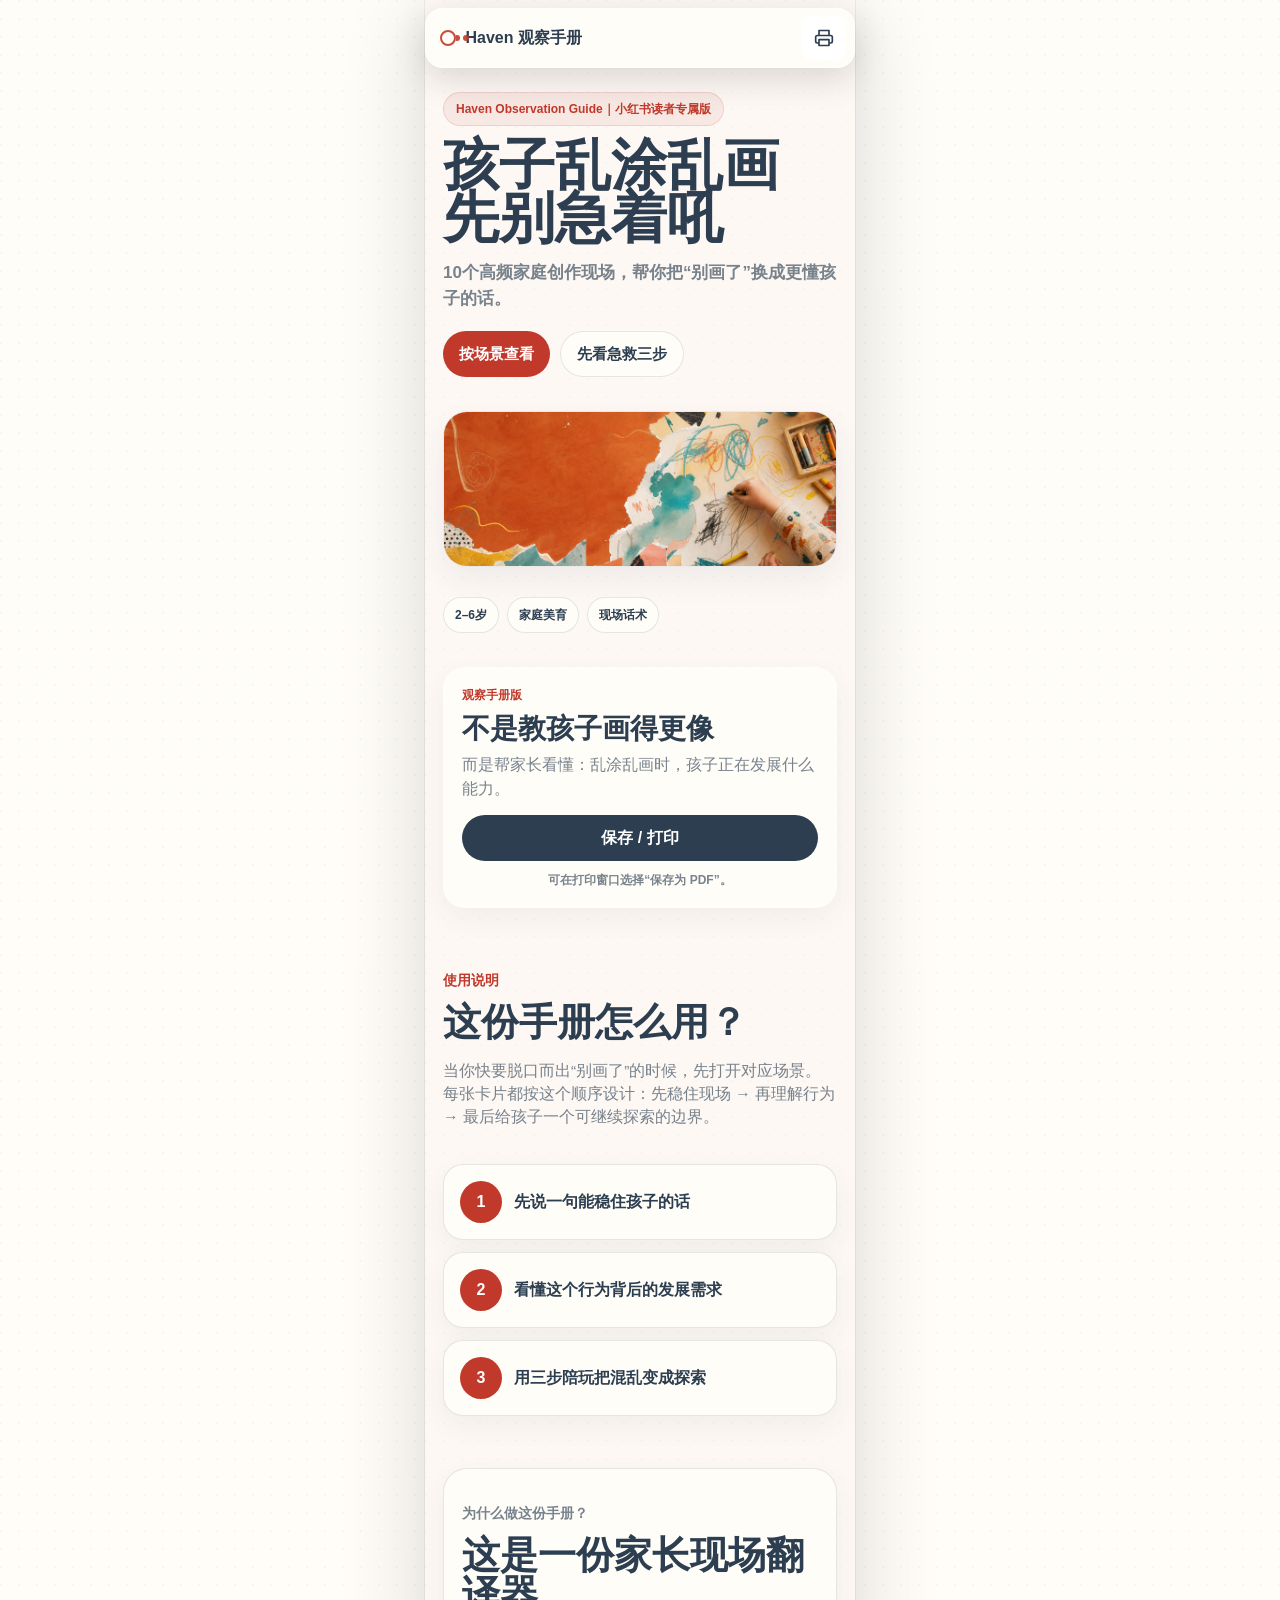
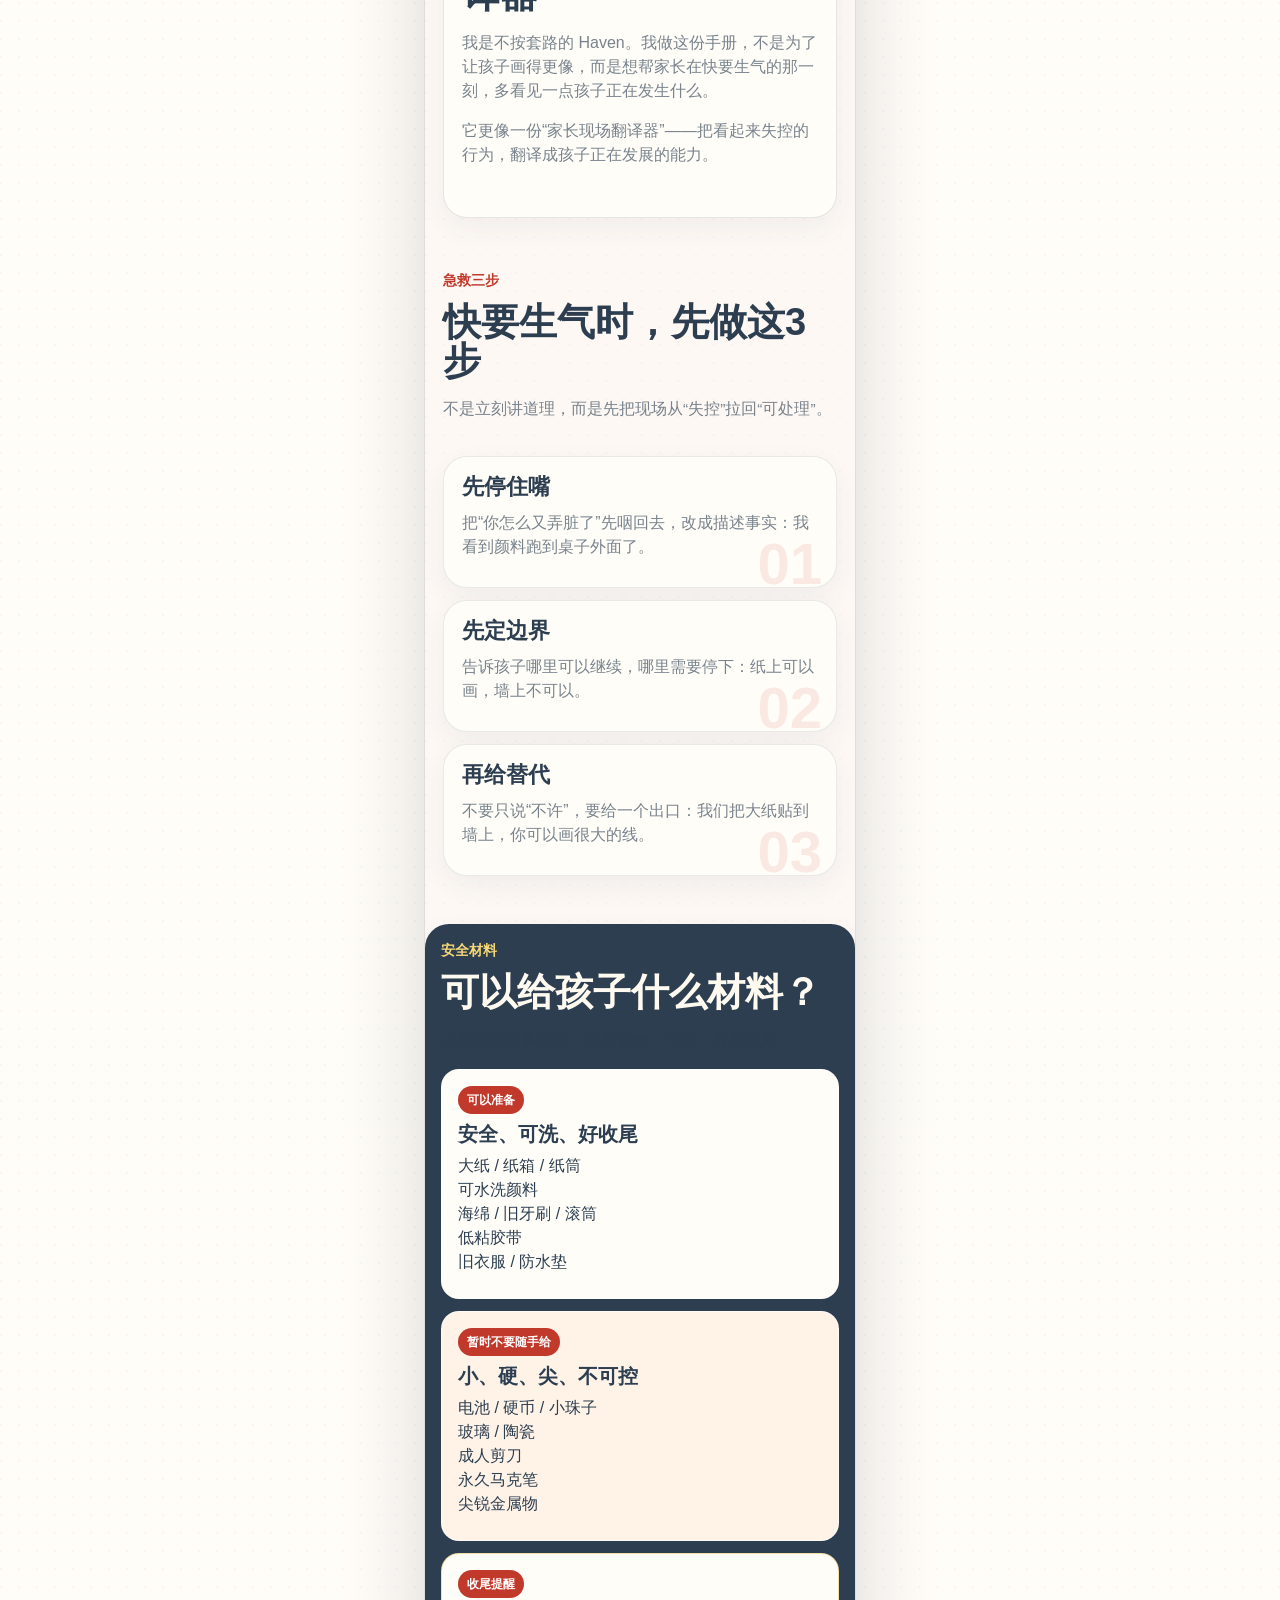
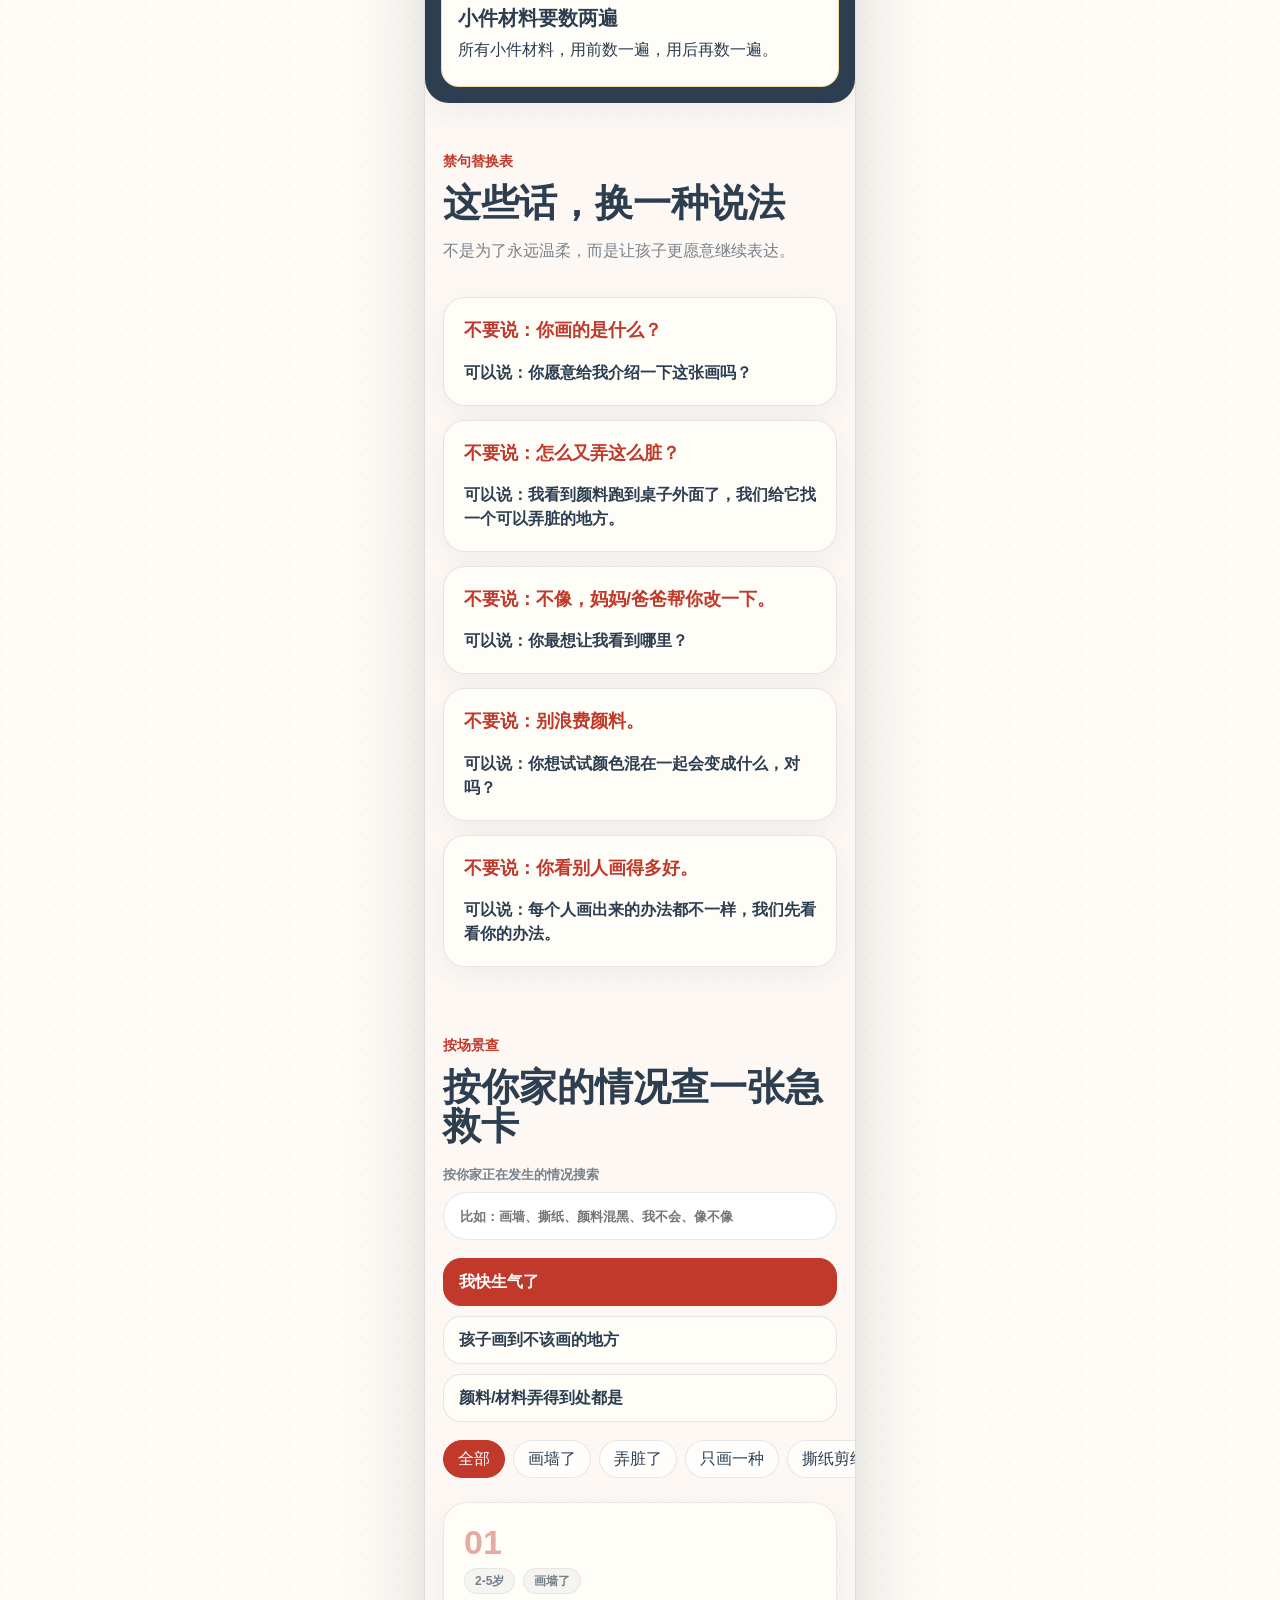
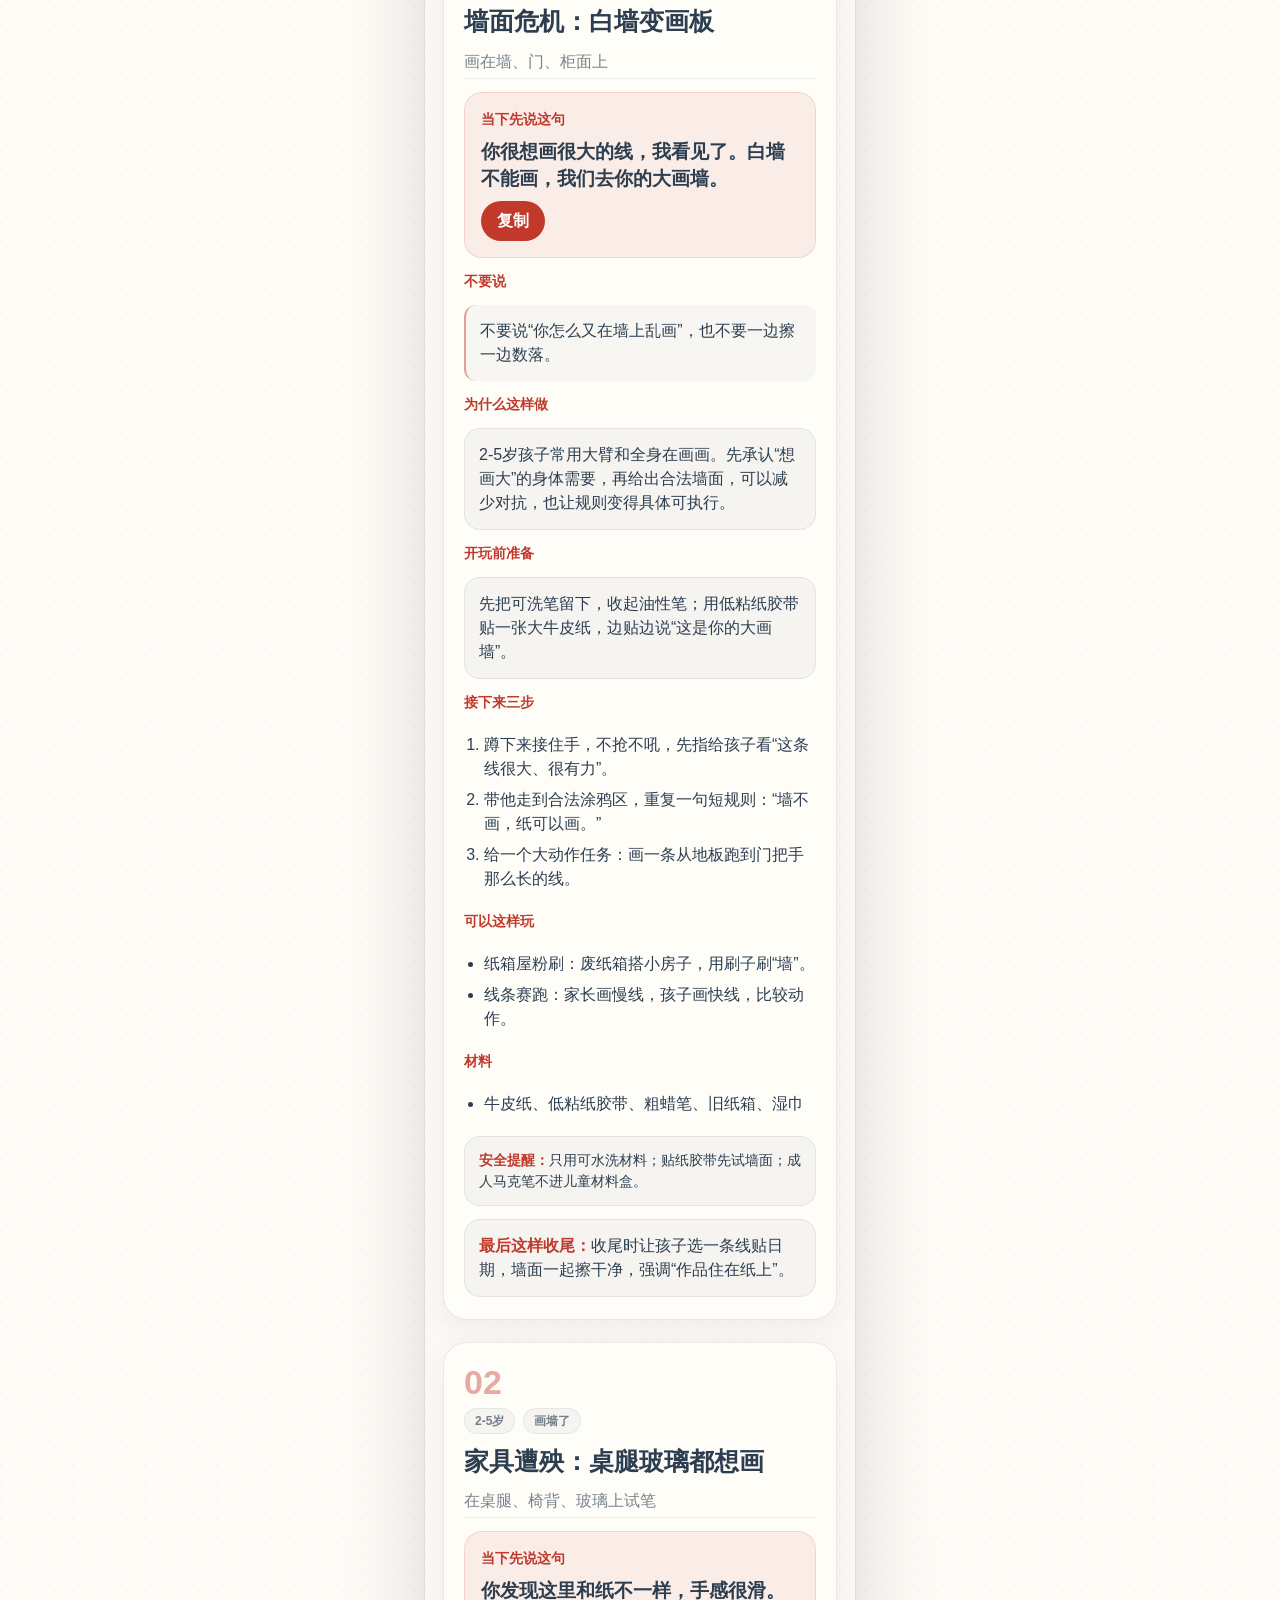
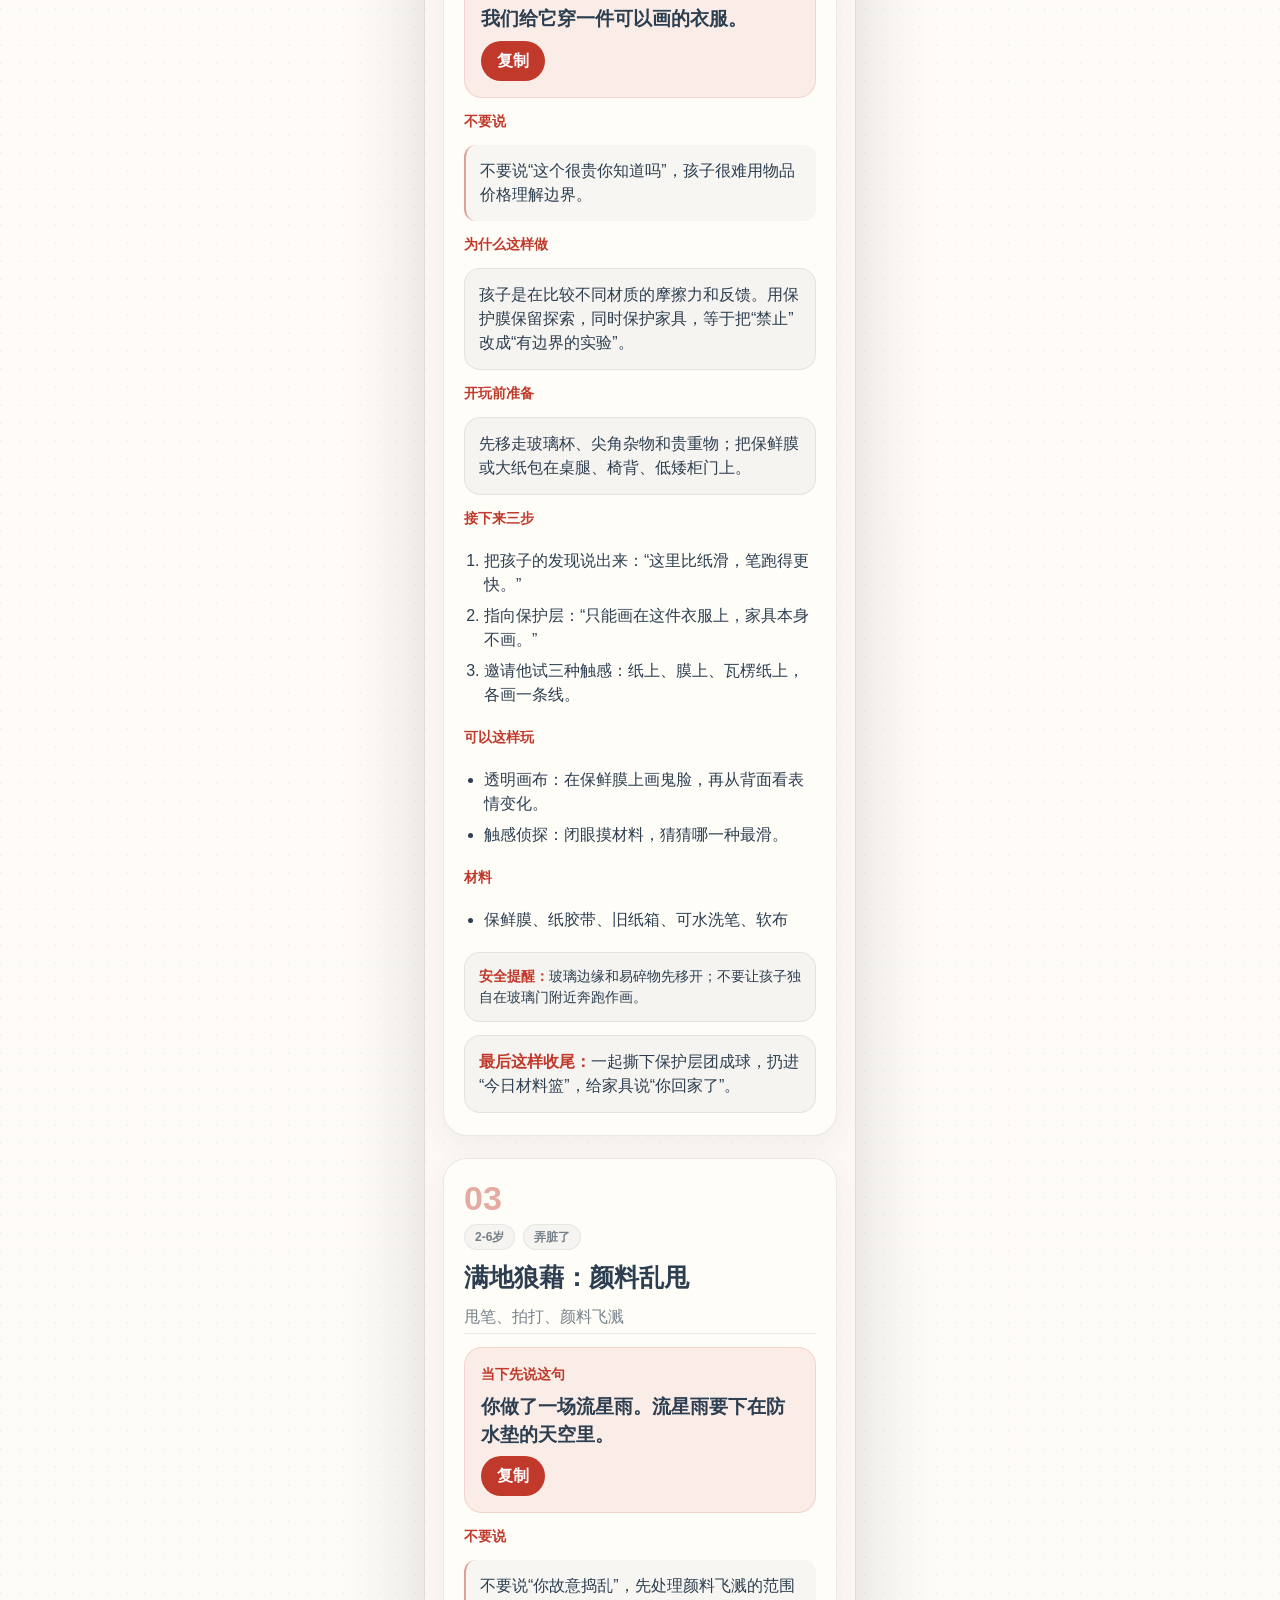
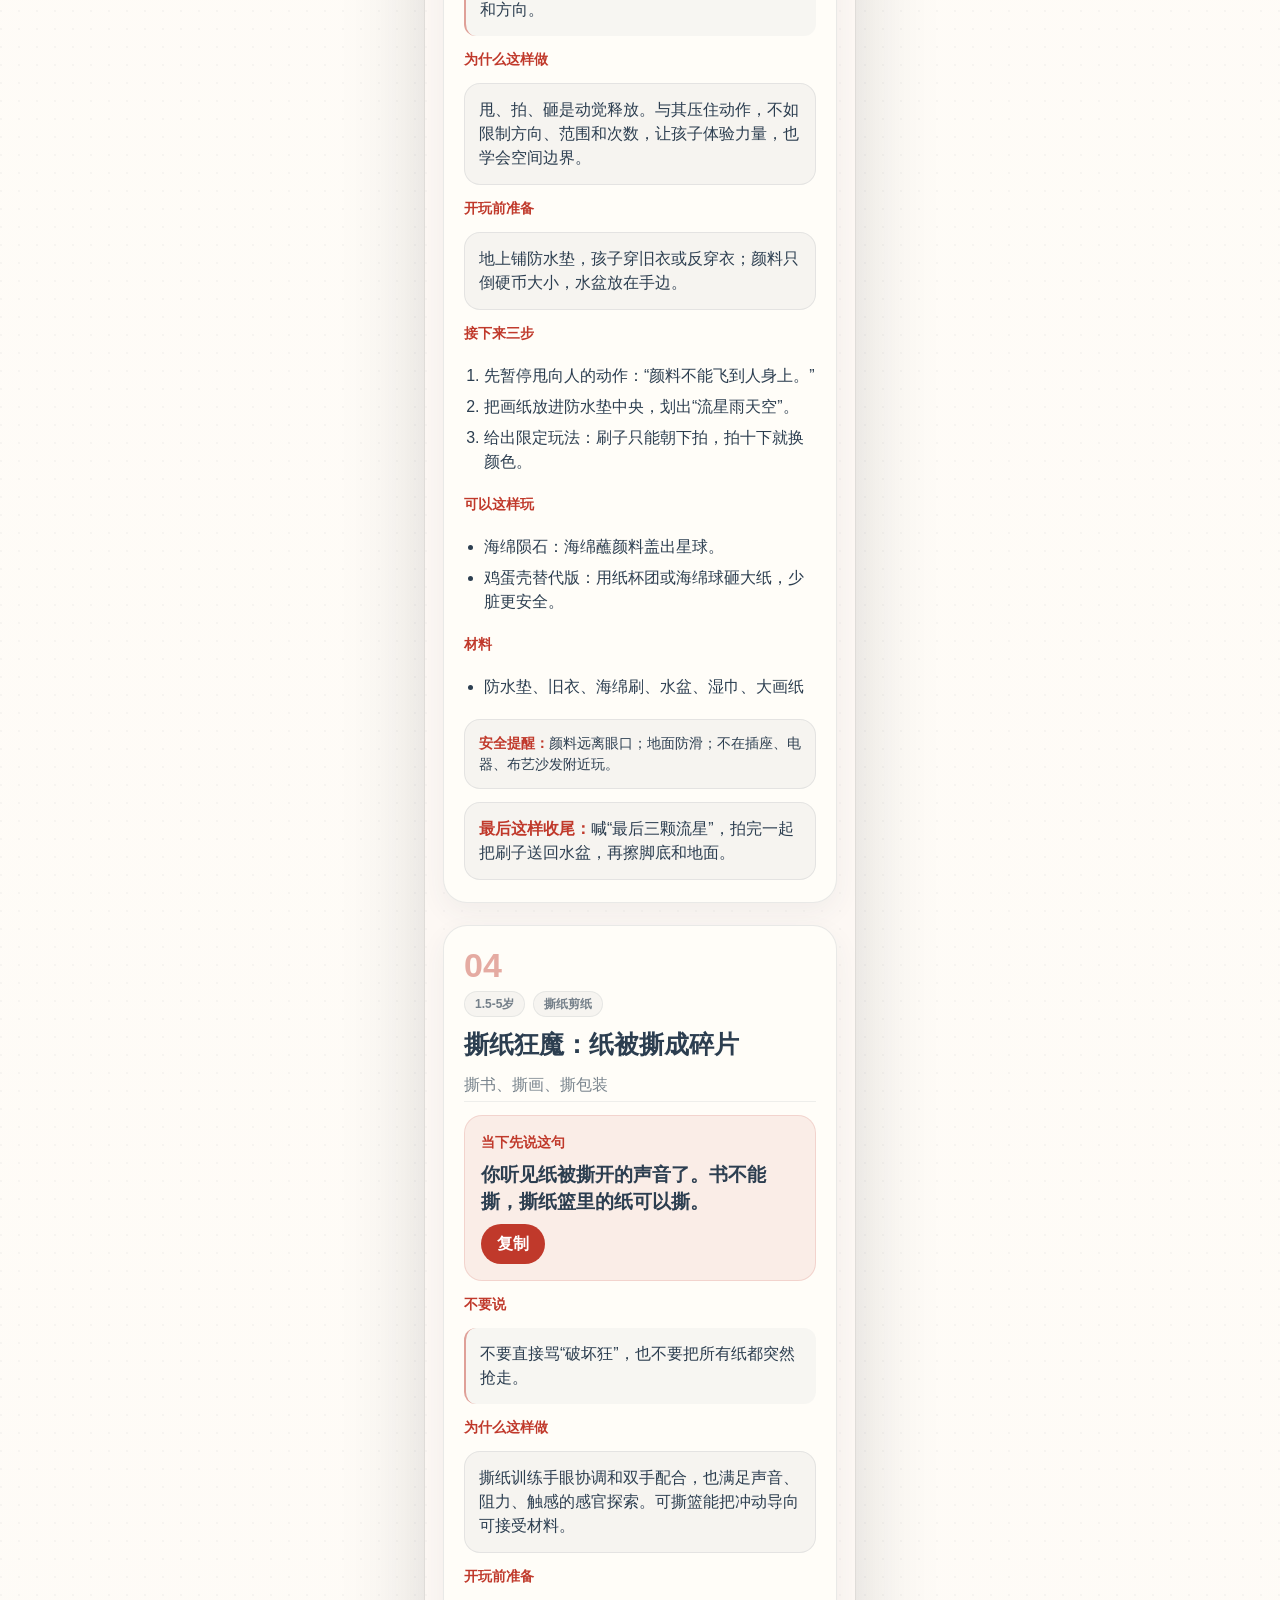
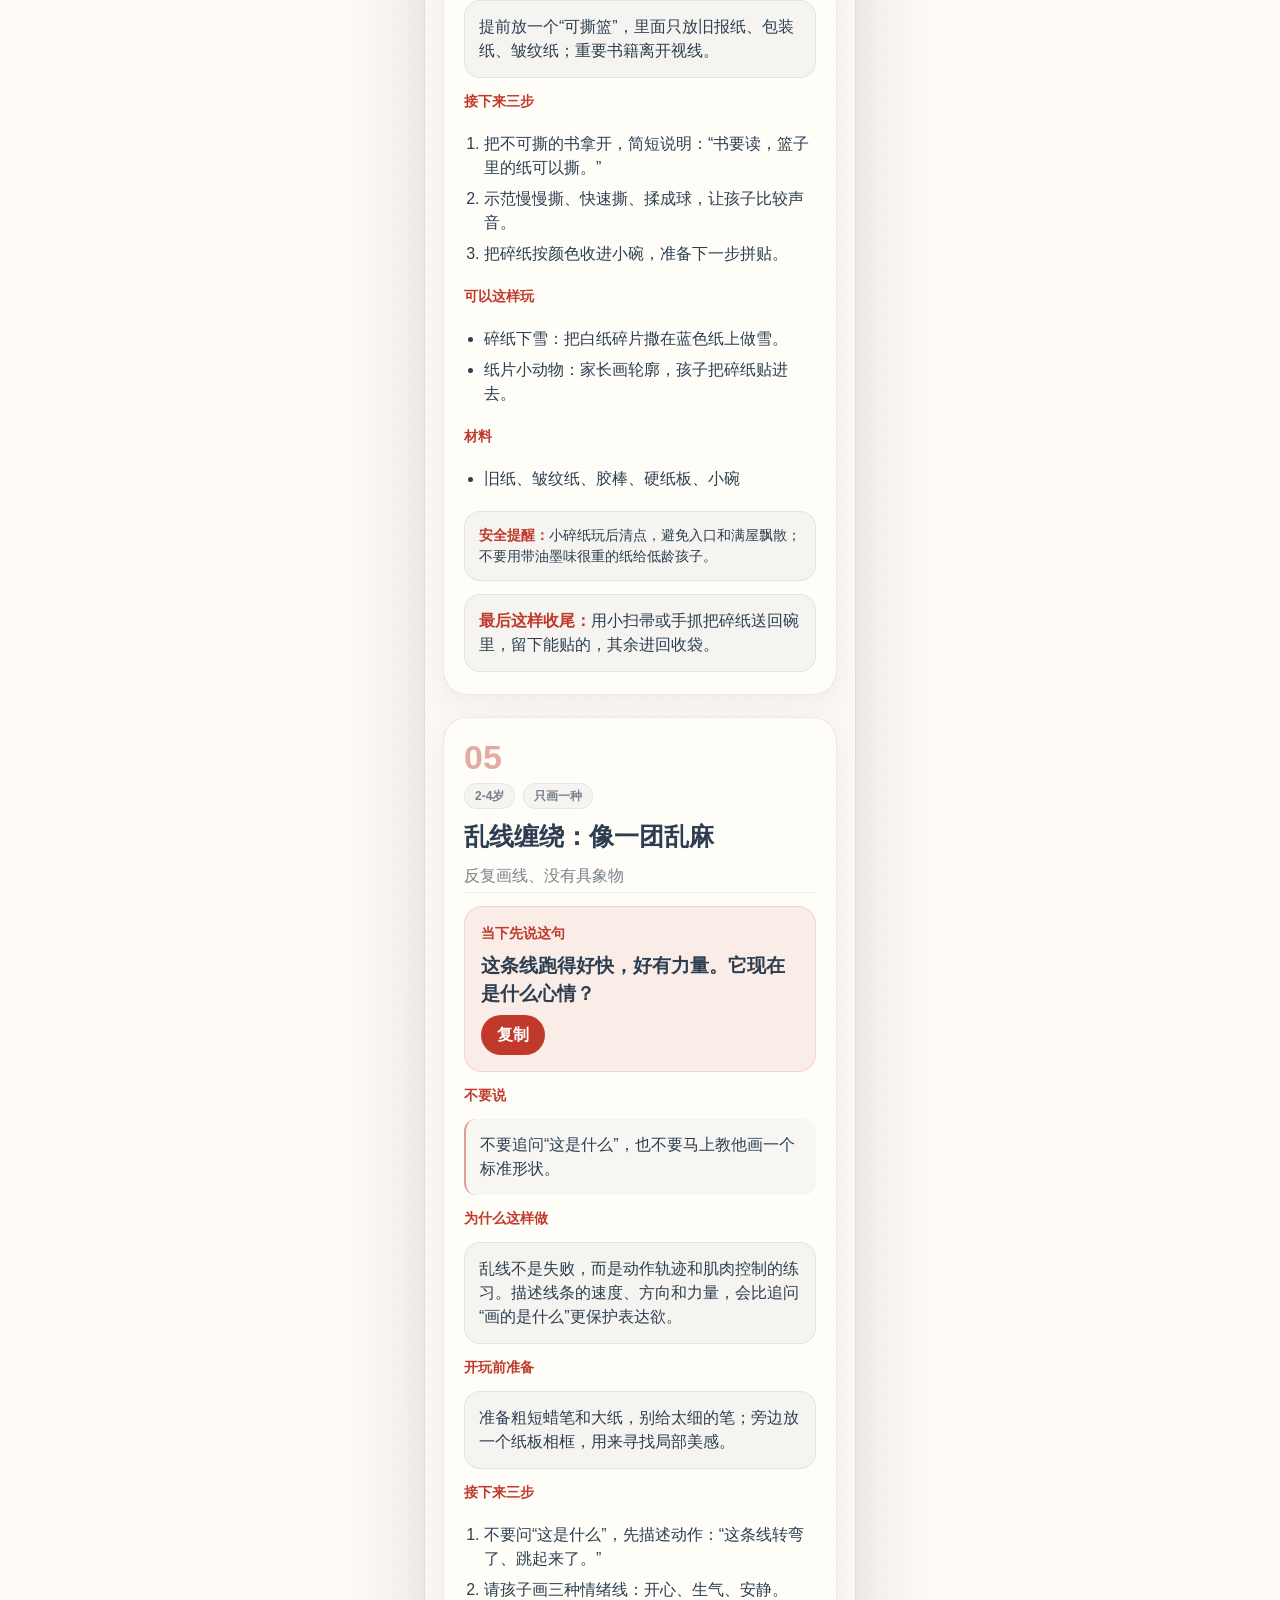
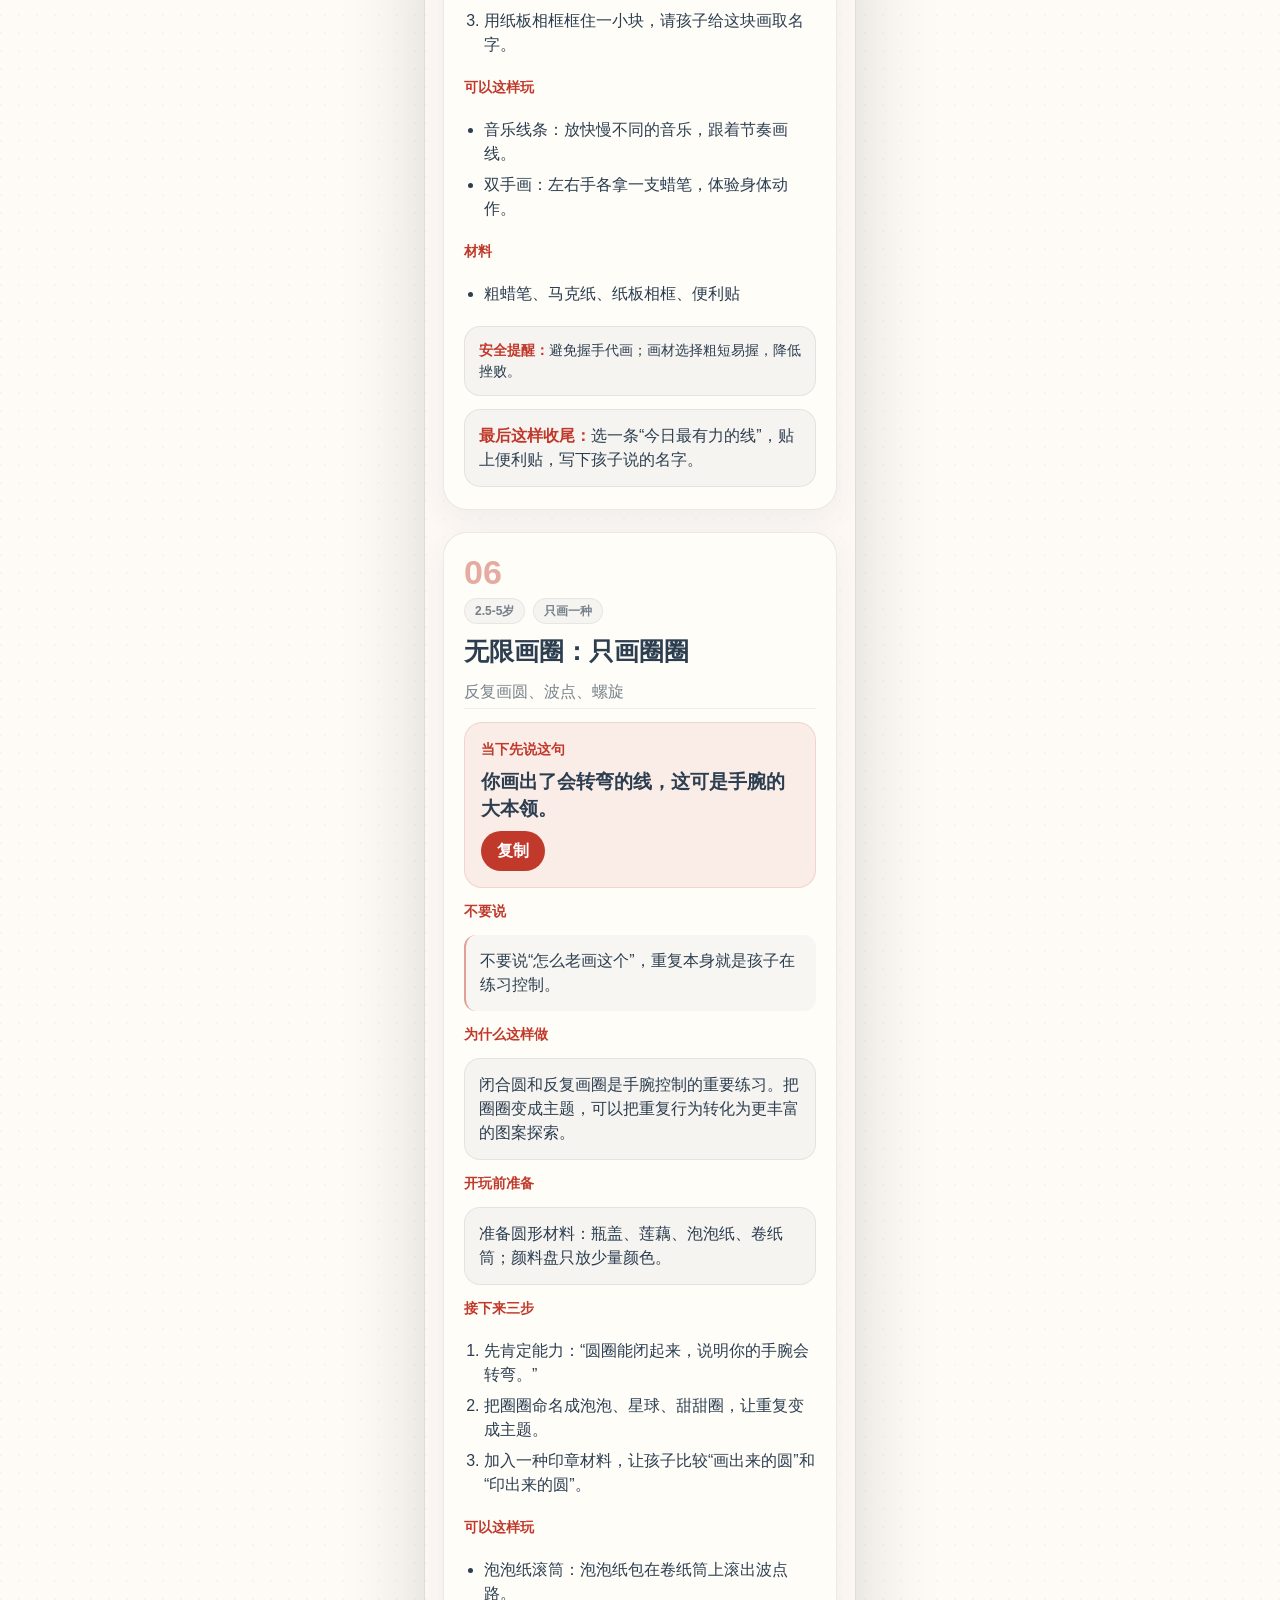
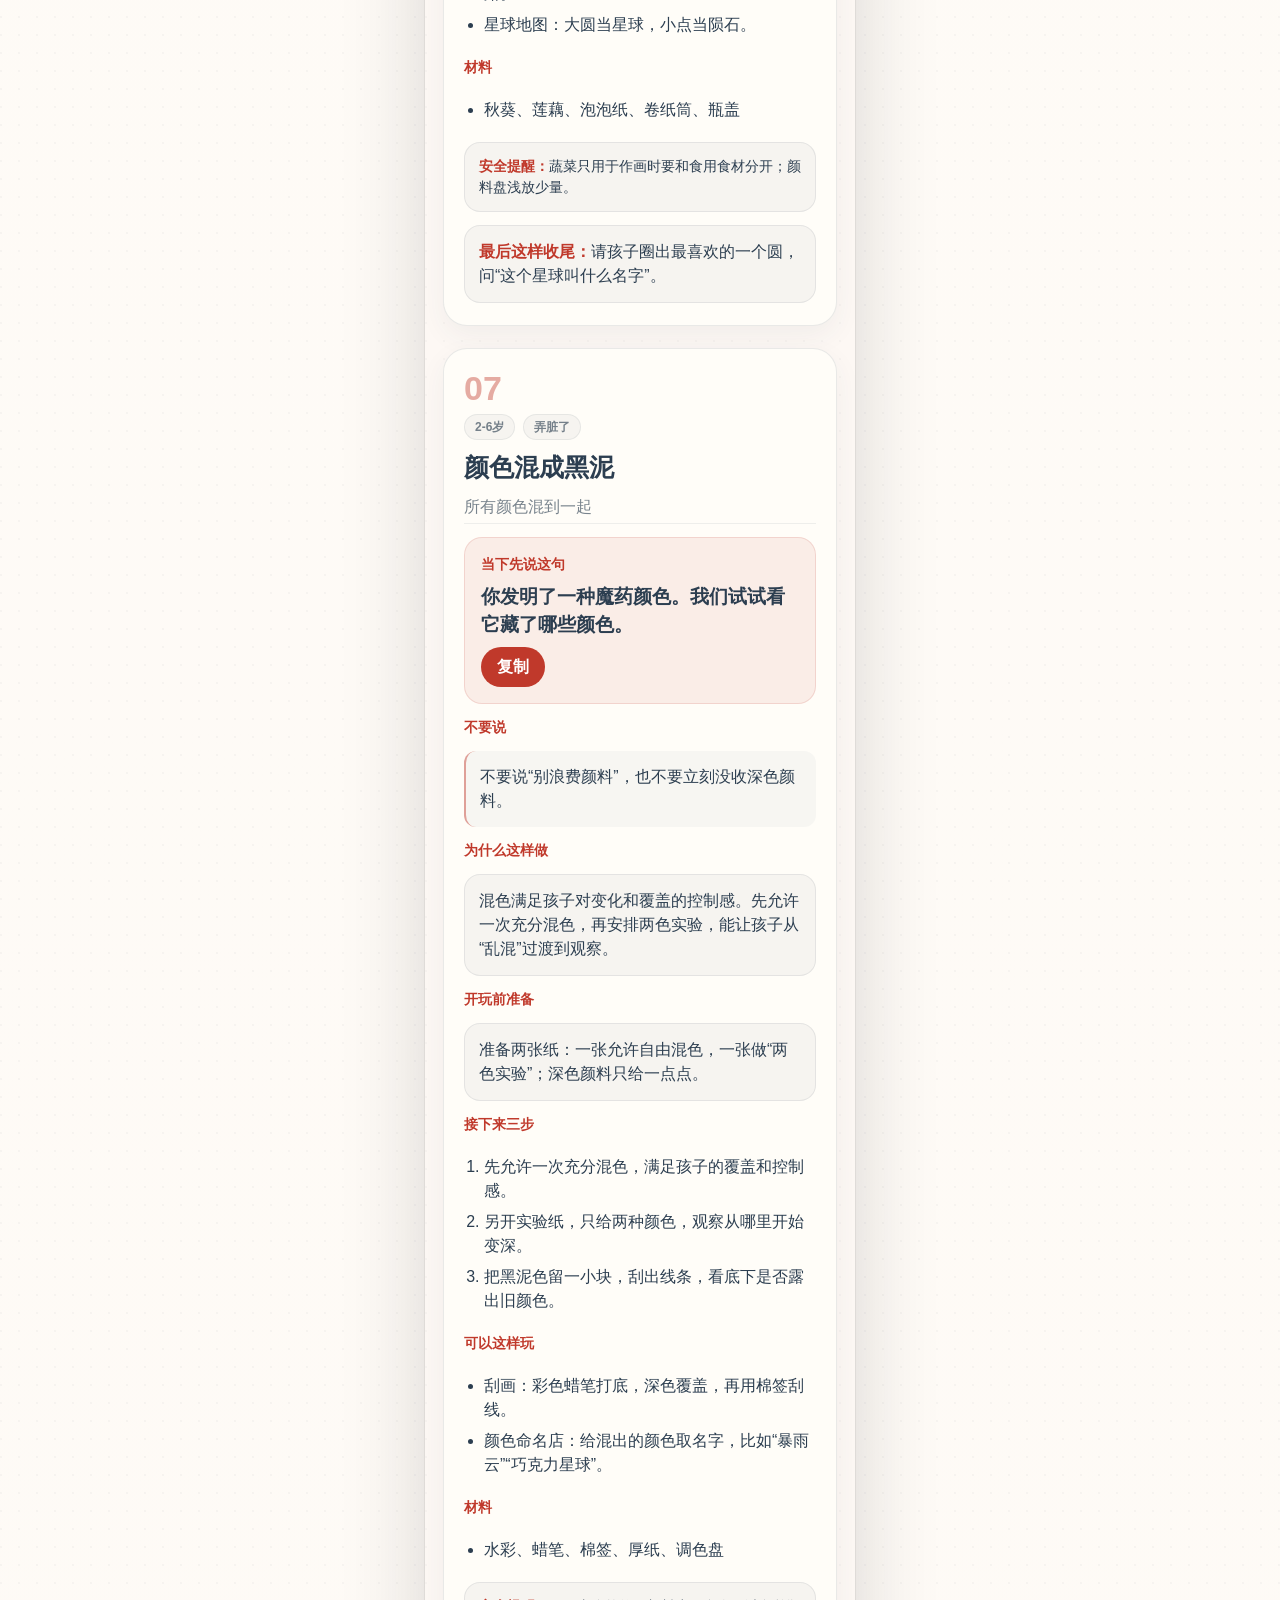
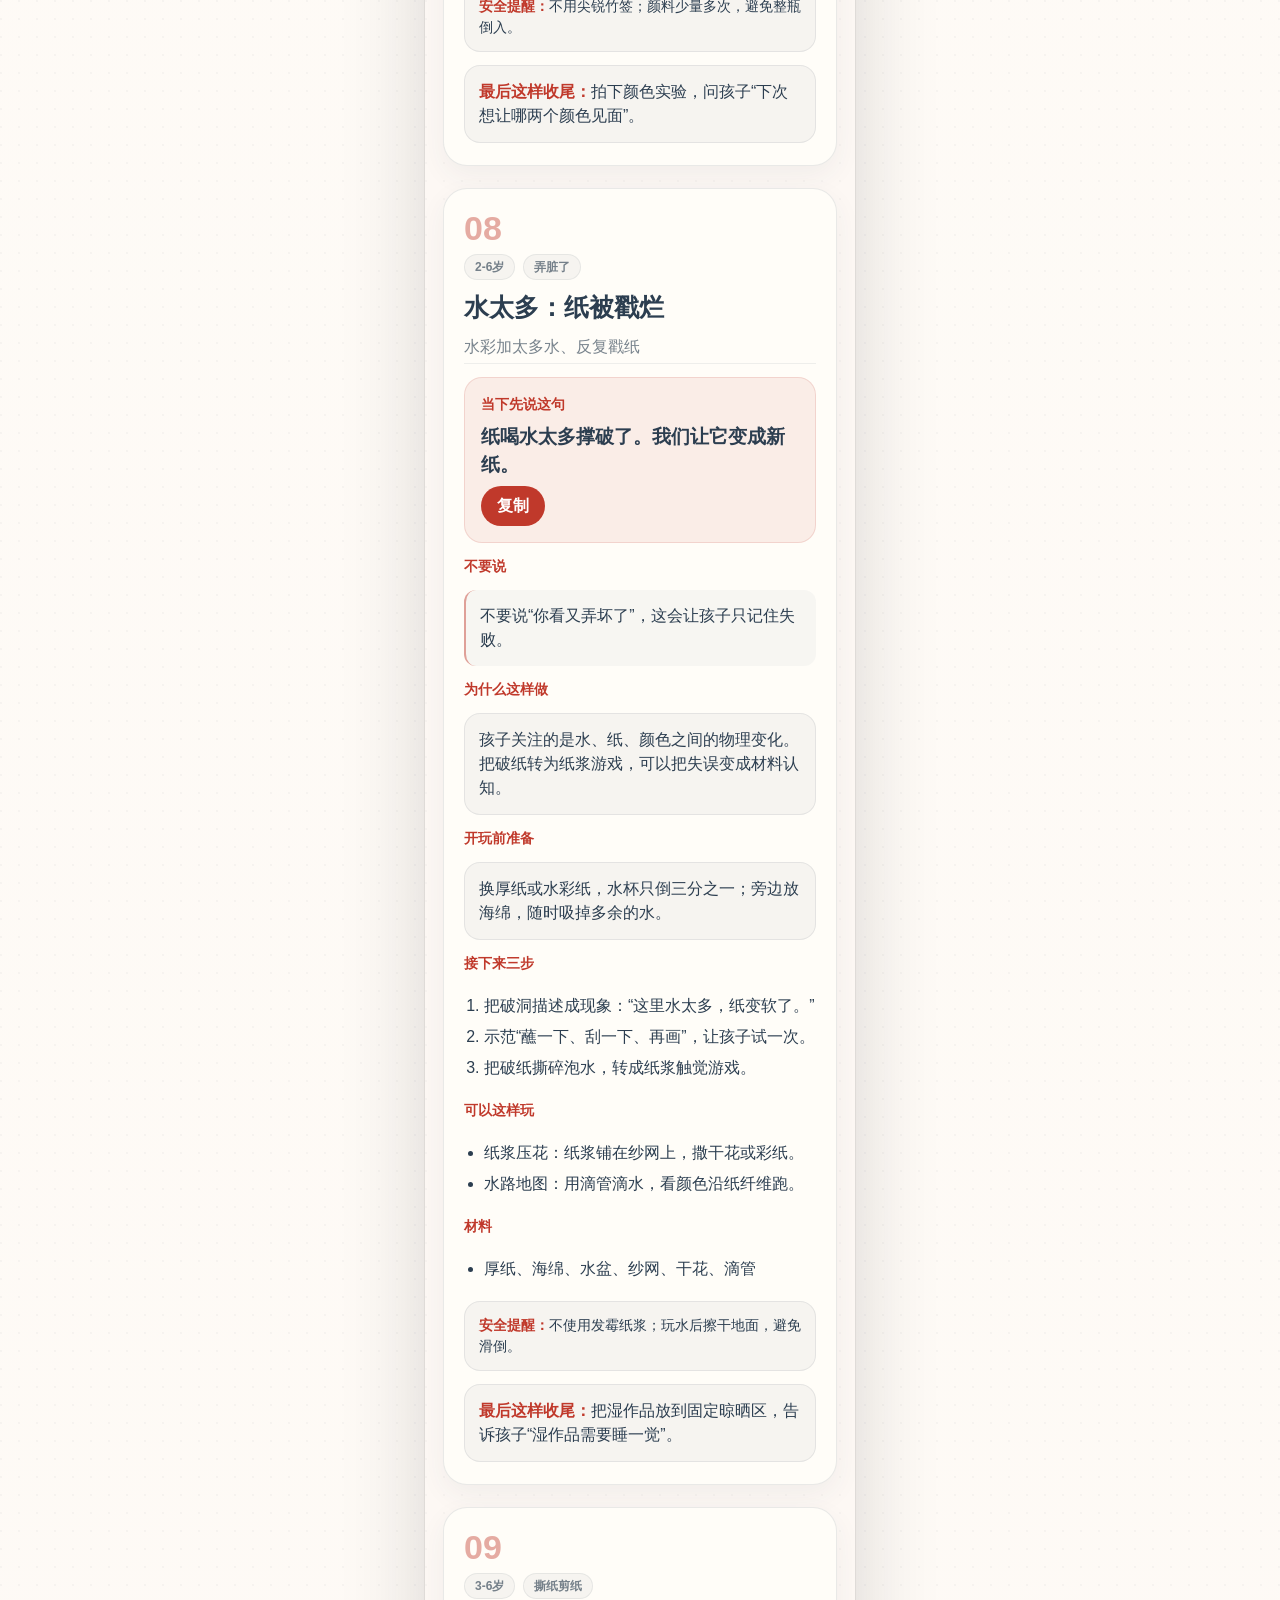
<file: index.html>
<!doctype html>
<html lang="zh-CN">
  <head>
    <meta charset="utf-8" />
    <meta name="viewport" content="width=device-width, initial-scale=1" />
    <title>孩子乱涂乱画，先别急着吼｜Haven 家庭美育观察手册</title>
    <link rel="stylesheet" href="./styles.css" />
  </head>
  <body>
    <header class="topbar">
      <a class="brand" href="#top" aria-label="返回顶部">
        <span class="brand-mark"></span>
        <span>Haven 观察手册</span>
      </a>
      <nav class="topnav" aria-label="页面导航">
        <a href="#quick">急救三步</a>
        <a href="#safety">安全材料</a>
        <a href="#cards">按场景查</a>
        <a href="#cleanup">收尾方法</a>
      </nav>
      <button class="icon-button" id="printButton" type="button" aria-label="保存 / 打印，可选择保存为 PDF" title="保存 / 打印，可选择保存为 PDF">
        <svg viewBox="0 0 24 24" aria-hidden="true">
          <path d="M6 9V3h12v6M6 18H4a2 2 0 0 1-2-2v-5a2 2 0 0 1 2-2h16a2 2 0 0 1 2 2v5a2 2 0 0 1-2 2h-2M6 14h12v7H6z" />
        </svg>
      </button>
    </header>

    <main id="top">
      <section class="hero">
        <img class="hero-bg" src="./hero-art.png" alt="儿童涂鸦、纸张拼贴和画材组成的艺术陪玩背景" />
        <div class="hero-shade"></div>
        <div class="hero-copy">
          <p class="eyebrow">Haven Observation Guide｜小红书读者专属版</p>
          <h1>孩子乱涂乱画<br />先别急着吼</h1>
          <p class="lead">10个高频家庭创作现场，帮你把“别画了”换成更懂孩子的话。</p>
          <div class="hero-actions">
            <a class="primary-action" href="#cards">按场景查看</a>
            <a class="secondary-action" href="#quick">先看急救三步</a>
          </div>
        </div>
        <aside class="hero-panel" aria-label="观察手册提示">
          <p class="panel-label">观察手册版</p>
          <h2>不是教孩子画得更像</h2>
          <p>而是帮家长看懂：乱涂乱画时，孩子正在发展什么能力。</p>
          <button class="panel-save" id="saveManualButton" type="button">保存 / 打印</button>
          <small>可在打印窗口选择“保存为 PDF”。</small>
        </aside>
        <div class="hero-mini">
          <span>2–6岁</span>
          <span>家庭美育</span>
          <span>现场话术</span>
        </div>
      </section>

      <section class="guide-section" id="guide">
        <div class="section-intro">
          <p class="kicker">使用说明</p>
          <h2>这份手册怎么用？</h2>
          <p>当你快要脱口而出“别画了”的时候，先打开对应场景。每张卡片都按这个顺序设计：先稳住现场 → 再理解行为 → 最后给孩子一个可继续探索的边界。</p>
        </div>
        <div class="guide-cards">
          <article><span>1</span><strong>先说一句能稳住孩子的话</strong></article>
          <article><span>2</span><strong>看懂这个行为背后的发展需求</strong></article>
          <article><span>3</span><strong>用三步陪玩把混乱变成探索</strong></article>
        </div>
      </section>

      <section class="author-section">
        <p class="kicker">为什么做这份手册？</p>
        <h2>这是一份家长现场翻译器</h2>
        <p>我是不按套路的 Haven。我做这份手册，不是为了让孩子画得更像，而是想帮家长在快要生气的那一刻，多看见一点孩子正在发生什么。</p>
        <p>它更像一份“家长现场翻译器”——把看起来失控的行为，翻译成孩子正在发展的能力。</p>
      </section>

      <section class="quick-lane" id="quick">
        <div class="section-intro">
          <p class="kicker">急救三步</p>
          <h2>快要生气时，先做这3步</h2>
          <p>不是立刻讲道理，而是先把现场从“失控”拉回“可处理”。</p>
        </div>
        <ol class="steps">
          <li><strong>先停住嘴</strong><span>把“你怎么又弄脏了”先咽回去，改成描述事实：我看到颜料跑到桌子外面了。</span></li>
          <li><strong>先定边界</strong><span>告诉孩子哪里可以继续，哪里需要停下：纸上可以画，墙上不可以。</span></li>
          <li><strong>再给替代</strong><span>不要只说“不许”，要给一个出口：我们把大纸贴到墙上，你可以画很大的线。</span></li>
        </ol>
      </section>

      <section class="safety-feature" id="safety">
        <div>
          <p class="kicker">安全材料</p>
          <h2>可以给孩子什么材料？</h2>
          <p class="section-note">不是材料越多越好，而是安全、可控、容易收尾。</p>
          <div class="safety-cards">
            <article>
              <span>可以准备</span>
              <h3>安全、可洗、好收尾</h3>
              <p>大纸 / 纸箱 / 纸筒<br />可水洗颜料<br />海绵 / 旧牙刷 / 滚筒<br />低粘胶带<br />旧衣服 / 防水垫</p>
            </article>
            <article class="danger">
              <span>暂时不要随手给</span>
              <h3>小、硬、尖、不可控</h3>
              <p>电池 / 硬币 / 小珠子<br />玻璃 / 陶瓷<br />成人剪刀<br />永久马克笔<br />尖锐金属物</p>
            </article>
            <article class="safety-tip">
              <span>收尾提醒</span>
              <h3>小件材料要数两遍</h3>
              <p>所有小件材料，用前数一遍，用后再数一遍。</p>
            </article>
          </div>
        </div>
      </section>

      <section class="talk-feature" id="phrases">
        <div class="section-intro">
          <p class="kicker">禁句替换表</p>
          <h2>这些话，换一种说法</h2>
          <p>不是为了永远温柔，而是让孩子更愿意继续表达。</p>
        </div>
        <div class="formula-list">
          <p><strong>不要说：你画的是什么？</strong><span>可以说：你愿意给我介绍一下这张画吗？</span></p>
          <p><strong>不要说：怎么又弄这么脏？</strong><span>可以说：我看到颜料跑到桌子外面了，我们给它找一个可以弄脏的地方。</span></p>
          <p><strong>不要说：不像，妈妈/爸爸帮你改一下。</strong><span>可以说：你最想让我看到哪里？</span></p>
          <p><strong>不要说：别浪费颜料。</strong><span>可以说：你想试试颜色混在一起会变成什么，对吗？</span></p>
          <p><strong>不要说：你看别人画得多好。</strong><span>可以说：每个人画出来的办法都不一样，我们先看看你的办法。</span></p>
        </div>
      </section>

      <section class="cards-section" id="cards">
        <div class="section-heading">
          <div>
            <p class="kicker">按场景查</p>
            <h2>按你家的情况查一张急救卡</h2>
          </div>
          <label class="search-box">
            <span>按你家正在发生的情况搜索</span>
            <input id="searchInput" type="search" placeholder="比如：画墙、撕纸、颜料混黑、我不会、像不像" />
          </label>
        </div>
        <div class="panic-actions" aria-label="快捷筛选">
          <button type="button" data-quick-filter="全部">我快生气了</button>
          <button type="button" data-quick-filter="画墙了">孩子画到不该画的地方</button>
          <button type="button" data-quick-filter="弄脏了">颜料/材料弄得到处都是</button>
        </div>
        <div class="chips" id="chips" aria-label="场景筛选"></div>
        <div class="card-grid" id="cardGrid"></div>
      </section>

      <section class="cleanup-feature" id="cleanup">
        <div class="section-intro">
          <p class="kicker">收尾清单</p>
          <h2>让艺术现场恢复可生活</h2>
          <p>收尾不是惩罚，而是把材料、身体、空间和情绪一起带回秩序里。</p>
        </div>
        <ul class="checklist">
          <li>材料回家：笔盖盖上，颜料盘冲洗，剪刀合上归位。</li>
          <li>身体回家：手、脸、脚检查一遍，指甲缝最后清。</li>
          <li>空间回家：湿巾先收颜料，再用清水擦；地面确认不滑。</li>
          <li>作品回家：孩子选一张留下，其余拍照归档或变成拼贴材料。</li>
          <li>情绪回家：用一句话收束：“今天你发现了颜色/线条/纸的新玩法。”</li>
        </ul>
      </section>

      <section class="notice">
        <h2>什么时候需要进一步观察</h2>
        <p>乱涂乱画本身通常不是问题。真正需要关注的是：在多个场景中持续出现明显的交流、回应、动作协调或感官反应困难，并影响日常生活。若家长长期担心，请带着具体观察记录咨询儿保或发育行为专业人员。</p>
      </section>

      <section class="xiaohongshu-cta" id="claim">
        <p class="kicker">小红书互动</p>
        <h2>保存这份手册前，记住一句话</h2>
        <p class="save-line">孩子乱涂乱画时，先处理边界，再处理作品。</p>
        <p>如果你想判断孩子现在的绘画状态，可以回到小红书私信：孩子年龄 + 困惑场景 + 一张作品图。</p>
        <!-- TODO: 替换为小红书主页或私信引导链接 -->
        <a class="primary-action" href="#">回小红书私信 Haven</a>
        <span class="keyword">关键词：乱涂</span>
      </section>
    </main>

    <script src="./script.js"></script>
  </body>
</html>
</file>
<file: styles.css>
:root {
  color-scheme: light;
  --ink: #171b1f;
  --muted: #68707a;
  --paper: #f6f1e8;
  --cream: #fffaf0;
  --line: rgba(35, 42, 48, 0.14);
  --teal: #0f867d;
  --teal-dark: #0b5e59;
  --orange: #e9552f;
  --clay: #bc5b2f;
  --gold: #e5b438;
  --blue: #1f6f8c;
  --graphite: #22201d;
  --shadow: 0 22px 70px rgba(31, 27, 20, 0.22);
}

* {
  box-sizing: border-box;
}

html {
  scroll-behavior: smooth;
}

body {
  margin: 0;
  color: var(--ink);
  background:
    radial-gradient(circle at 10% 0%, rgba(233, 85, 47, 0.1), transparent 26rem),
    linear-gradient(180deg, #fffaf0 0%, var(--paper) 42%, #f3ede3 100%);
  font-family: Arial, "PingFang SC", "Hiragino Sans GB", "Microsoft YaHei", sans-serif;
  line-height: 1.5;
}

button,
input {
  font: inherit;
}

.topbar {
  position: fixed;
  top: 12px;
  left: 50%;
  z-index: 30;
  display: flex;
  align-items: center;
  gap: 18px;
  width: min(1120px, calc(100% - 28px));
  min-height: 54px;
  padding: 8px 12px 8px 18px;
  background: rgba(255, 250, 240, 0.78);
  border: 1px solid rgba(255, 255, 255, 0.58);
  border-radius: 14px;
  box-shadow: 0 10px 34px rgba(34, 32, 29, 0.16);
  transform: translateX(-50%);
  backdrop-filter: blur(18px);
}

.brand {
  display: inline-flex;
  align-items: center;
  gap: 10px;
  color: var(--graphite);
  font-weight: 900;
  text-decoration: none;
  white-space: nowrap;
}

.brand-mark {
  width: 18px;
  height: 18px;
  border: 4px solid var(--teal);
  border-radius: 50%;
  box-shadow: 12px 0 0 -4px var(--orange), 24px 0 0 -4px var(--gold);
}

.topnav {
  display: flex;
  flex: 1;
  justify-content: center;
  gap: clamp(10px, 2vw, 26px);
}

.topnav a {
  color: rgba(34, 32, 29, 0.72);
  font-size: 14px;
  font-weight: 700;
  text-decoration: none;
}

.topnav a:hover {
  color: var(--orange);
}

.icon-button {
  display: grid;
  place-items: center;
  width: 38px;
  height: 38px;
  color: var(--graphite);
  background: #fff;
  border: 0;
  border-radius: 10px;
  cursor: pointer;
}

.icon-button svg {
  width: 20px;
  height: 20px;
  fill: none;
  stroke: currentColor;
  stroke-linecap: round;
  stroke-linejoin: round;
  stroke-width: 2;
}

main {
  overflow: hidden;
}

.hero {
  position: relative;
  display: grid;
  min-height: 100vh;
  padding: 110px clamp(20px, 5vw, 64px) 34px;
  border-radius: 0 0 28px 28px;
  isolation: isolate;
}

.hero-bg,
.hero-shade {
  position: absolute;
  inset: 0;
  width: 100%;
  height: 100%;
}

.hero-bg {
  z-index: -3;
  object-fit: cover;
}

.hero-shade {
  z-index: -2;
  background:
    linear-gradient(90deg, rgba(70, 26, 12, 0.86) 0%, rgba(126, 49, 22, 0.7) 34%, rgba(126, 49, 22, 0.18) 62%, rgba(32, 28, 22, 0.2) 100%),
    linear-gradient(0deg, rgba(0, 0, 0, 0.12), rgba(255, 255, 255, 0.04));
}

.hero-copy {
  align-self: center;
  width: min(560px, 100%);
  color: #fffaf0;
}

.eyebrow,
.kicker {
  margin: 0 0 12px;
  font-size: 14px;
  font-weight: 900;
  letter-spacing: 0;
}

.eyebrow {
  display: inline-flex;
  padding: 8px 14px;
  color: #fff;
  background: rgba(255, 255, 255, 0.14);
  border: 1px solid rgba(255, 255, 255, 0.28);
  border-radius: 999px;
}

.kicker {
  color: var(--orange);
}

.hero h1 {
  max-width: 8em;
  margin: 0;
  color: #fff;
  font-size: clamp(52px, 8vw, 104px);
  line-height: 0.96;
  letter-spacing: 0;
}

h2 {
  margin: 0;
  color: var(--graphite);
  font-size: clamp(30px, 4.4vw, 54px);
  line-height: 1.04;
  letter-spacing: 0;
}

.lead {
  max-width: 32rem;
  margin: 22px 0 0;
  color: rgba(255, 250, 240, 0.88);
  font-size: 18px;
  font-weight: 700;
}

.hero-actions {
  display: flex;
  flex-wrap: wrap;
  gap: 12px;
  margin-top: 28px;
}

.primary-action,
.secondary-action,
.hero-panel a {
  display: inline-flex;
  align-items: center;
  justify-content: center;
  min-height: 46px;
  padding: 0 18px;
  border-radius: 999px;
  font-weight: 900;
  text-decoration: none;
}

.primary-action {
  color: var(--graphite);
  background: #fff;
}

.secondary-action {
  color: #fff;
  border: 1px solid rgba(255, 255, 255, 0.42);
}

.hero-panel {
  position: absolute;
  right: clamp(20px, 5vw, 70px);
  top: 18vh;
  width: min(310px, calc(100% - 40px));
  padding: 24px;
  background: rgba(255, 255, 255, 0.92);
  border: 1px solid rgba(255, 255, 255, 0.8);
  border-radius: 24px;
  box-shadow: var(--shadow);
}

.panel-label {
  margin: 0 0 18px;
  color: var(--muted);
  font-size: 12px;
  font-weight: 900;
}

.hero-panel h2 {
  font-size: 33px;
}

.hero-panel p:not(.panel-label) {
  color: var(--muted);
}

.hero-panel a {
  width: 100%;
  color: #fff;
  background: var(--graphite);
}

.hero-mini {
  position: absolute;
  right: clamp(20px, 5vw, 70px);
  bottom: 46px;
  display: flex;
  gap: 8px;
  flex-wrap: wrap;
  justify-content: flex-end;
  width: min(420px, calc(100% - 40px));
}

.hero-mini span {
  padding: 10px 14px;
  color: #fff;
  background: rgba(34, 32, 29, 0.46);
  border: 1px solid rgba(255, 255, 255, 0.24);
  border-radius: 999px;
  font-size: 13px;
  font-weight: 800;
  backdrop-filter: blur(14px);
}

.quick-lane,
.talk-feature,
.cleanup-feature,
.cards-section,
.notice {
  width: min(1120px, calc(100% - 32px));
  margin: 0 auto;
}

.quick-lane {
  display: grid;
  grid-template-columns: 0.8fr 1.2fr;
  gap: 30px;
  padding: 78px 0 46px;
}

.section-intro {
  align-self: start;
}

.section-intro p:not(.kicker) {
  max-width: 34rem;
  color: var(--muted);
  font-size: 17px;
}

.steps {
  display: grid;
  grid-template-columns: repeat(2, minmax(0, 1fr));
  gap: 14px;
  margin: 0;
  padding: 0;
  counter-reset: step;
}

.steps li {
  position: relative;
  min-height: 182px;
  padding: 22px;
  overflow: hidden;
  background: #fff;
  border: 1px solid var(--line);
  border-radius: 22px;
  box-shadow: 0 15px 42px rgba(35, 42, 48, 0.08);
  list-style: none;
}

.steps li::before {
  counter-increment: step;
  content: counter(step, decimal-leading-zero);
  position: absolute;
  right: 18px;
  bottom: -8px;
  color: rgba(233, 85, 47, 0.13);
  font-size: 72px;
  font-weight: 900;
  line-height: 1;
}

.steps strong {
  display: block;
  color: var(--graphite);
  font-size: 24px;
  line-height: 1.1;
}

.steps span {
  display: block;
  margin-top: 18px;
  color: var(--muted);
}

.safety-feature {
  display: grid;
  grid-template-columns: minmax(310px, 0.9fr) 1fr;
  gap: 38px;
  align-items: center;
  width: min(1180px, calc(100% - 32px));
  margin: 36px auto;
  padding: 28px;
  background: #171b1f;
  border-radius: 28px;
  box-shadow: var(--shadow);
}

.safety-feature img {
  width: 100%;
  border-radius: 22px;
}

.safety-feature h2,
.safety-feature .kicker {
  color: #fffaf0;
}

.safety-feature .kicker {
  color: #ffd66b;
}

.safety-cards {
  display: grid;
  gap: 12px;
  margin-top: 22px;
}

.safety-cards article {
  padding: 16px;
  background: rgba(255, 255, 255, 0.94);
  border: 1px solid rgba(255, 255, 255, 0.48);
  border-radius: 18px;
}

.safety-cards article.danger {
  background: #ffe6a7;
}

.safety-cards span {
  display: inline-flex;
  margin-bottom: 8px;
  padding: 5px 9px;
  color: #fff;
  background: var(--orange);
  border-radius: 999px;
  font-size: 12px;
  font-weight: 900;
}

.safety-cards h3 {
  margin: 0;
  color: var(--graphite);
  font-size: 20px;
  line-height: 1.2;
}

.safety-cards p {
  margin: 8px 0;
  color: var(--graphite);
}

.safety-cards small {
  display: block;
  color: var(--muted);
  font-weight: 700;
}

.talk-feature {
  display: grid;
  grid-template-columns: 0.9fr 1.1fr;
  gap: 34px;
  padding: 64px 0 48px;
}

.formula-list {
  display: grid;
  grid-template-columns: repeat(2, minmax(0, 1fr));
  gap: 14px;
}

.formula-list p {
  min-height: 160px;
  margin: 0;
  padding: 22px;
  color: #fff;
  background: var(--teal);
  border-radius: 24px;
  box-shadow: 0 14px 34px rgba(15, 134, 125, 0.18);
}

.formula-list p:nth-child(2) {
  background: var(--orange);
}

.formula-list p:nth-child(3) {
  background: var(--blue);
}

.formula-list p:nth-child(4) {
  background: var(--graphite);
}

.formula-list strong {
  display: block;
  font-size: 28px;
}

.formula-list span {
  display: block;
  margin-top: 18px;
  color: rgba(255, 255, 255, 0.86);
  font-weight: 700;
}

.cards-section {
  padding: 62px 0;
}

.section-heading {
  display: flex;
  align-items: end;
  justify-content: space-between;
  gap: 18px;
}

.search-box {
  display: grid;
  gap: 8px;
  width: min(380px, 100%);
  color: var(--muted);
  font-size: 13px;
  font-weight: 800;
}

.search-box input {
  width: 100%;
  height: 48px;
  padding: 0 16px;
  color: var(--ink);
  background: #fff;
  border: 1px solid var(--line);
  border-radius: 999px;
  outline-color: var(--orange);
}

.chips {
  display: flex;
  flex-wrap: wrap;
  gap: 8px;
  margin: 26px 0;
}

.chip {
  min-height: 38px;
  padding: 0 14px;
  color: var(--graphite);
  background: rgba(255, 255, 255, 0.78);
  border: 1px solid var(--line);
  border-radius: 999px;
  cursor: pointer;
}

.chip.is-active {
  color: #fff;
  background: var(--orange);
  border-color: var(--orange);
}

.card-grid {
  display: grid;
  grid-template-columns: repeat(3, minmax(0, 1fr));
  gap: 16px;
}

.manual-card {
  position: relative;
  display: flex;
  flex-direction: column;
  gap: 14px;
  min-height: 100%;
  padding: 20px;
  overflow: hidden;
  background:
    linear-gradient(145deg, rgba(255, 255, 255, 0.96), rgba(255, 250, 240, 0.88)),
    radial-gradient(circle at 100% 0%, rgba(233, 85, 47, 0.18), transparent 13rem);
  border: 1px solid rgba(34, 32, 29, 0.11);
  border-radius: 24px;
  box-shadow: 0 18px 42px rgba(35, 42, 48, 0.09);
}

.card-image {
  position: relative;
  z-index: 1;
  display: block;
  width: calc(100% + 10px);
  margin: -12px -5px 0;
  aspect-ratio: 16 / 9;
  object-fit: cover;
  border-radius: 18px;
  border: 1px solid rgba(34, 32, 29, 0.1);
  box-shadow: 0 10px 26px rgba(35, 42, 48, 0.1);
}

.manual-card::after {
  content: "";
  position: absolute;
  right: -42px;
  top: -42px;
  width: 126px;
  height: 126px;
  background: var(--gold);
  border-radius: 50%;
  opacity: 0.18;
}

.card-meta {
  position: relative;
  z-index: 1;
  display: flex;
  justify-content: space-between;
  gap: 10px;
  color: var(--muted);
  font-size: 13px;
  font-weight: 800;
}

.manual-card h3 {
  position: relative;
  z-index: 1;
  margin: 0;
  font-size: 24px;
  line-height: 1.16;
}

.scene {
  margin: 0;
  color: var(--muted);
}

.say {
  margin: 0;
  padding: 15px;
  color: #fff;
  background: var(--graphite);
  border-radius: 18px;
  font-weight: 800;
}

.mini-title {
  margin: 0;
  color: var(--orange);
  font-size: 14px;
  font-weight: 900;
}

.principle,
.prep,
.close-note {
  margin: 0;
  padding: 14px;
  background: rgba(15, 134, 125, 0.08);
  border: 1px solid rgba(15, 134, 125, 0.14);
  border-radius: 16px;
  color: var(--graphite);
}

.principle {
  background: rgba(31, 111, 140, 0.1);
  border-color: rgba(31, 111, 140, 0.18);
}

.close-note {
  background: rgba(229, 180, 56, 0.16);
  border-color: rgba(229, 180, 56, 0.28);
}

.manual-card ol,
.manual-card ul,
.checklist {
  margin: 0;
  padding-left: 20px;
}

.manual-card li,
.checklist li {
  margin: 7px 0;
}

.safety {
  margin: 0;
  padding: 13px 14px;
  color: #76500a;
  background: #fff3d3;
  border-radius: 16px;
  font-size: 14px;
}

.cleanup-feature {
  display: grid;
  grid-template-columns: 0.8fr 1.2fr;
  gap: 34px;
  padding: 58px 0;
}

.checklist {
  padding: 24px 24px 24px 46px;
  background: #fff;
  border: 1px solid var(--line);
  border-radius: 24px;
  box-shadow: 0 16px 38px rgba(35, 42, 48, 0.08);
}

.notice {
  margin-bottom: 54px;
  padding: 30px;
  color: #5e4210;
  background: #ffe9a9;
  border-radius: 26px;
}

.notice h2 {
  font-size: 34px;
}

@media (max-width: 980px) {
  .topnav {
    display: none;
  }

  .hero {
    min-height: 860px;
    padding-top: 96px;
  }

  .hero-panel {
    top: auto;
    right: 20px;
    bottom: 120px;
  }

  .hero-mini {
    justify-content: flex-start;
    right: auto;
    left: 20px;
  }

  .quick-lane,
  .safety-feature,
  .talk-feature,
  .cleanup-feature {
    grid-template-columns: 1fr;
  }

  .steps,
  .formula-list,
  .card-grid {
    grid-template-columns: 1fr;
  }

  .section-heading {
    align-items: stretch;
    flex-direction: column;
  }
}

@media (min-width: 981px) and (max-width: 1180px) {
  .card-grid {
    grid-template-columns: repeat(2, minmax(0, 1fr));
  }
}

@media (max-width: 620px) {
  .topbar {
    top: 8px;
    width: calc(100% - 16px);
  }

  .hero {
    min-height: 820px;
    padding-inline: 18px;
  }

  .hero h1 {
    font-size: clamp(44px, 17vw, 72px);
  }

  .hero-panel {
    left: 18px;
    right: 18px;
    width: auto;
  }

  .hero-mini {
    left: 18px;
    bottom: 34px;
  }

  .safety-feature {
    padding: 16px;
  }
}

/* Mobile manual mode: the published page is meant to be read on phones first. */
body {
  display: flex;
  justify-content: center;
  background:
    linear-gradient(90deg, rgba(23, 27, 31, 0.06), transparent 14%, transparent 86%, rgba(23, 27, 31, 0.06)),
    linear-gradient(180deg, #fff8eb 0%, #f4ecdf 100%);
}

.topbar,
.hero,
.quick-lane,
.safety-feature,
.talk-feature,
.cleanup-feature,
.cards-section,
.notice {
  width: min(430px, 100%);
}

.topbar {
  top: 8px;
  min-height: 52px;
  padding: 7px 8px 7px 14px;
  border-radius: 18px;
}

.topnav {
  display: none;
}

.brand {
  flex: 1;
  font-size: 16px;
}

main {
  width: min(430px, 100%);
  background: var(--paper);
  box-shadow: 0 0 0 1px rgba(23, 27, 31, 0.06), 0 20px 80px rgba(23, 27, 31, 0.16);
}

.hero {
  display: flex;
  flex-direction: column;
  justify-content: flex-end;
  min-height: 760px;
  margin: 0 auto;
  padding: 84px 18px 24px;
  border-radius: 0 0 26px 26px;
}

.hero-bg {
  object-position: 58% center;
}

.hero-shade {
  background:
    linear-gradient(180deg, rgba(32, 24, 18, 0.18) 0%, rgba(71, 31, 15, 0.58) 44%, rgba(38, 21, 13, 0.88) 100%),
    linear-gradient(90deg, rgba(88, 35, 15, 0.8), rgba(88, 35, 15, 0.12));
}

.hero-copy {
  align-self: auto;
  width: 100%;
}

.eyebrow {
  padding: 7px 12px;
  font-size: 12px;
}

.hero h1 {
  max-width: 6.4em;
  font-size: clamp(46px, 15vw, 64px);
  line-height: 0.95;
}

.lead {
  margin-top: 16px;
  font-size: 16px;
}

.hero-actions {
  gap: 10px;
  margin-top: 20px;
}

.primary-action,
.secondary-action,
.hero-panel a {
  min-height: 44px;
  padding: 0 16px;
  font-size: 15px;
}

.hero-panel {
  position: static;
  width: 100%;
  margin-top: 18px;
  padding: 18px;
  border-radius: 22px;
}

.panel-label {
  margin-bottom: 10px;
}

.hero-panel h2 {
  font-size: 28px;
}

.hero-panel p:not(.panel-label) {
  margin: 10px 0 14px;
}

.hero-mini {
  position: static;
  justify-content: flex-start;
  width: 100%;
  margin-top: 14px;
}

.hero-mini span {
  padding: 8px 11px;
  font-size: 12px;
}

.quick-lane,
.talk-feature,
.cleanup-feature,
.cards-section {
  grid-template-columns: 1fr;
  gap: 20px;
  padding: 34px 18px;
}

.quick-lane,
.talk-feature,
.cleanup-feature,
.cards-section,
.notice {
  margin: 0 auto;
}

h2 {
  font-size: clamp(29px, 9vw, 38px);
}

.section-intro p:not(.kicker) {
  font-size: 15.5px;
}

.steps,
.formula-list,
.card-grid {
  grid-template-columns: 1fr;
}

.steps {
  gap: 12px;
}

.steps li {
  min-height: 138px;
  padding: 18px;
  border-radius: 20px;
}

.steps li::before {
  right: 14px;
  bottom: -6px;
  font-size: 58px;
}

.steps strong {
  font-size: 22px;
}

.steps span {
  margin-top: 12px;
}

.safety-feature {
  grid-template-columns: 1fr;
  gap: 18px;
  margin: 14px auto;
  padding: 16px;
  border-radius: 24px;
}

.safety-feature img {
  border-radius: 18px;
}

.safety-cards {
  margin-top: 16px;
}

.formula-list p {
  min-height: 132px;
  padding: 20px;
  border-radius: 22px;
}

.formula-list strong {
  font-size: 25px;
}

.section-heading {
  align-items: stretch;
  flex-direction: column;
}

.search-box {
  width: 100%;
}

.chips {
  flex-wrap: nowrap;
  margin: 18px -18px 20px;
  padding: 0 18px 4px;
  overflow-x: auto;
  scrollbar-width: none;
}

.chips::-webkit-scrollbar {
  display: none;
}

.chip {
  flex: 0 0 auto;
}

.card-grid {
  gap: 14px;
}

.manual-card {
  padding: 18px;
  border-radius: 22px;
}

.manual-card h3 {
  font-size: 22px;
}

.say {
  border-radius: 16px;
}

.checklist {
  padding: 20px 20px 20px 40px;
  border-radius: 22px;
}

.notice {
  width: calc(min(430px, 100%) - 36px);
  margin-bottom: 30px;
  padding: 22px;
  border-radius: 22px;
}

.notice h2 {
  font-size: 28px;
}

/* Xiaohongshu reader edition */
:root {
  --paper: #FDF8F4;
  --cream: #FFFDF8;
  --ink: #2C3E50;
  --muted: rgba(44, 62, 80, 0.64);
  --accent: #C0392B;
  --accent-soft: rgba(192, 57, 43, 0.10);
  --line: rgba(44, 62, 80, 0.12);
  --gold: #E4B93D;
  --graphite: #2C3E50;
  --orange: #C0392B;
  --teal: #8A6A4F;
  --blue: #64748B;
  --shadow: 0 12px 36px rgba(44, 62, 80, 0.08);
}

body {
  color: var(--ink);
  background:
    linear-gradient(90deg, rgba(44, 62, 80, 0.05), transparent 15%, transparent 85%, rgba(44, 62, 80, 0.05)),
    linear-gradient(180deg, #fffdf8 0%, #fdf8f4 100%);
}

main {
  background: var(--paper);
}

.topbar {
  background: rgba(255, 253, 248, 0.88);
}

.brand {
  color: var(--ink);
}

.brand-mark {
  border-color: var(--accent);
  box-shadow: 12px 0 0 -4px var(--gold), 24px 0 0 -4px #8A6A4F;
}

.icon-button {
  min-height: 44px;
  min-width: 44px;
  color: var(--ink);
}

.hero {
  min-height: 790px;
}

.hero-shade {
  background:
    linear-gradient(180deg, rgba(44, 62, 80, 0.12) 0%, rgba(44, 62, 80, 0.58) 46%, rgba(44, 62, 80, 0.88) 100%),
    linear-gradient(90deg, rgba(74, 47, 33, 0.78), rgba(74, 47, 33, 0.10));
}

.hero h1 {
  max-width: 7em;
  font-size: clamp(44px, 14vw, 62px);
}

.lead {
  color: rgba(255, 253, 248, 0.92);
}

.eyebrow {
  color: #fffdf8;
  background: rgba(255, 253, 248, 0.16);
}

.primary-action {
  min-height: 46px;
  color: #fff;
  background: var(--accent);
}

.secondary-action {
  min-height: 46px;
}

.hero-panel {
  background: rgba(255, 253, 248, 0.94);
}

.panel-save {
  width: 100%;
  min-height: 46px;
  color: #fff;
  background: var(--ink);
  border: 0;
  border-radius: 999px;
  font-weight: 900;
}

.guide-section,
.author-section,
.quick-lane,
.talk-feature,
.cleanup-feature,
.cards-section,
.notice,
.xiaohongshu-cta {
  width: min(430px, 100%);
  margin: 0 auto;
  padding: 34px 18px;
}

.guide-section,
.quick-lane,
.talk-feature,
.cleanup-feature {
  display: grid;
  gap: 20px;
}

.author-section,
.notice,
.xiaohongshu-cta {
  background: var(--cream);
  border: 1px solid var(--line);
  border-radius: 24px;
  box-shadow: var(--shadow);
}

.author-section,
.notice,
.xiaohongshu-cta {
  width: calc(min(430px, 100%) - 36px);
  margin-top: 18px;
  margin-bottom: 18px;
}

.author-section p,
.xiaohongshu-cta p,
.notice p,
.section-note {
  color: var(--muted);
}

.guide-cards {
  display: grid;
  gap: 12px;
}

.guide-cards article {
  display: grid;
  grid-template-columns: 42px 1fr;
  align-items: center;
  gap: 12px;
  min-height: 76px;
  padding: 16px;
  background: var(--cream);
  border: 1px solid var(--line);
  border-radius: 20px;
  box-shadow: var(--shadow);
}

.guide-cards span {
  display: grid;
  place-items: center;
  width: 42px;
  height: 42px;
  color: #fff;
  background: var(--accent);
  border-radius: 50%;
  font-weight: 900;
}

.steps {
  grid-template-columns: 1fr;
}

.steps li,
.manual-card,
.checklist {
  background: var(--cream);
  border: 1px solid rgba(44, 62, 80, 0.10);
  border-radius: 24px;
  box-shadow: var(--shadow);
}

.steps li {
  min-height: 132px;
}

.steps li::before {
  color: rgba(192, 57, 43, 0.10);
}

.safety-feature {
  background: var(--ink);
  box-shadow: var(--shadow);
}

.safety-feature .kicker {
  color: #F7D774;
}

.safety-cards article {
  background: var(--cream);
}

.safety-cards span {
  background: var(--accent);
}

.safety-cards article.danger {
  background: #FFF3E8;
}

.safety-tip {
  border-color: rgba(228, 185, 61, 0.45) !important;
}

.formula-list {
  grid-template-columns: 1fr;
}

.formula-list p,
.formula-list p:nth-child(2),
.formula-list p:nth-child(3),
.formula-list p:nth-child(4) {
  min-height: auto;
  color: var(--ink);
  background: var(--cream);
  border: 1px solid var(--line);
  box-shadow: var(--shadow);
}

.formula-list p strong {
  color: var(--accent);
  font-size: 18px;
  line-height: 1.35;
}

.formula-list p span {
  color: var(--ink);
}

.chip.is-active {
  color: #fff;
  background: var(--accent);
  border-color: var(--accent);
}

.card-grid {
  gap: 22px;
}

.card-image {
  max-height: 180px;
}

.card-meta span:first-child {
  color: var(--accent);
}

.say-block {
  display: grid;
  gap: 8px;
  padding: 14px;
  background: var(--accent-soft);
  border: 1px solid rgba(192, 57, 43, 0.16);
  border-radius: 18px;
}

.say-block .mini-title {
  margin: 0;
}

.say {
  padding: 0;
  color: var(--ink);
  background: transparent;
  border-radius: 0;
  font-size: 18px;
  line-height: 1.45;
}

.copy-button {
  justify-self: start;
  min-height: 38px;
  padding: 0 16px;
  color: #fff;
  background: var(--accent);
  border: 0;
  border-radius: 999px;
  font-weight: 900;
}

.copy-button:disabled {
  opacity: 0.72;
}

.dont-say {
  margin: 0;
  padding: 14px;
  color: #8A2D24;
  background: rgba(192, 57, 43, 0.08);
  border: 1px solid rgba(192, 57, 43, 0.14);
  border-radius: 16px;
}

.principle,
.prep {
  background: rgba(44, 62, 80, 0.05);
  border-color: rgba(44, 62, 80, 0.10);
}

.close-note {
  background: rgba(228, 185, 61, 0.18);
  border-color: rgba(228, 185, 61, 0.30);
}

.safety {
  color: #6B4A11;
  background: #FFF4D8;
}

.empty-card {
  min-height: 180px;
}

.xiaohongshu-cta {
  text-align: left;
}

.xiaohongshu-cta .primary-action {
  width: 100%;
  margin-top: 10px;
}

.keyword {
  display: inline-flex;
  margin-top: 14px;
  padding: 8px 12px;
  color: var(--accent);
  background: var(--accent-soft);
  border-radius: 999px;
  font-weight: 900;
}

/* Final mobile-save-card tuning */
section {
  scroll-margin-top: 76px;
}

.hero {
  min-height: auto;
  padding-top: 92px;
}

.hero-bg {
  position: static;
  order: 2;
  height: 168px;
  margin-top: 18px;
  object-fit: cover;
  object-position: center;
  border-radius: 24px;
  box-shadow: var(--shadow);
}

.hero-shade {
  display: none;
}

.hero-copy {
  order: 1;
  color: var(--ink);
}

.hero-panel {
  order: 4;
}

.hero-mini {
  order: 3;
}

.hero h1 {
  max-width: 7.5em;
  color: var(--ink);
  font-size: clamp(42px, 13vw, 58px);
}

.lead {
  color: var(--muted);
}

.eyebrow {
  color: var(--accent);
  background: var(--accent-soft);
  border-color: rgba(192, 57, 43, 0.14);
}

.secondary-action {
  color: var(--ink);
  background: var(--cream);
  border-color: var(--line);
}

.hero-mini span {
  color: var(--ink);
  background: var(--cream);
  border-color: var(--line);
  backdrop-filter: none;
}

.hero-panel small {
  display: block;
  margin-top: 10px;
  color: var(--muted);
  font-size: 12px;
  font-weight: 700;
  text-align: center;
}

.panic-actions {
  display: grid;
  gap: 10px;
  margin: 18px 0 8px;
}

.panic-actions button {
  min-height: 48px;
  padding: 0 15px;
  color: var(--ink);
  background: var(--cream);
  border: 1px solid var(--line);
  border-radius: 18px;
  font-weight: 900;
  text-align: left;
}

.panic-actions button:first-child {
  color: #fff;
  background: var(--accent);
  border-color: var(--accent);
}

.card-image {
  max-height: 118px;
}

.save-line {
  padding: 14px;
  color: var(--ink) !important;
  background: var(--accent-soft);
  border-radius: 16px;
  font-size: 18px;
  font-weight: 900;
}

/* Observation guide refinement */
:root {
  --accent-soft: rgba(192, 57, 43, 0.08);
  --shadow: 0 10px 28px rgba(44, 62, 80, 0.06);
}

body {
  background:
    radial-gradient(circle at 1px 1px, rgba(44, 62, 80, 0.035) 1px, transparent 0),
    linear-gradient(180deg, #FFFDF8 0%, #FDF8F4 100%);
  background-size: 18px 18px, auto;
}

main {
  background:
    radial-gradient(circle at 1px 1px, rgba(44, 62, 80, 0.028) 1px, transparent 0),
    var(--paper);
  background-size: 18px 18px, auto;
}

.brand-mark {
  width: 16px;
  height: 16px;
  border-width: 2px;
  box-shadow: 9px 0 0 -5px var(--accent), 18px 0 0 -5px var(--accent);
  opacity: 0.9;
}

.hero {
  gap: 16px;
  padding-bottom: 28px;
}

.hero-bg {
  height: 156px;
  border: 1px solid rgba(44, 62, 80, 0.08);
  box-shadow: 0 12px 30px rgba(44, 62, 80, 0.07);
}

.hero h1 {
  max-width: 7em;
  font-size: clamp(40px, 12.5vw, 56px);
}

.lead {
  margin-top: 16px;
  font-size: 17px;
}

.hero-panel {
  box-shadow: 0 10px 28px rgba(44, 62, 80, 0.06);
}

.panel-label {
  color: var(--accent);
}

.manual-card {
  gap: 13px;
  padding: 22px 20px;
  background: var(--cream);
  border: 1px solid rgba(44, 62, 80, 0.10);
  border-radius: 24px;
  box-shadow: 0 10px 28px rgba(44, 62, 80, 0.06);
}

.manual-card::after,
.card-image {
  display: none;
}

.card-number {
  position: relative;
  z-index: 1;
  color: rgba(192, 57, 43, 0.42);
  font-size: 34px;
  font-weight: 900;
  line-height: 1;
}

.card-meta {
  justify-content: flex-start;
  gap: 8px;
  margin-top: -4px;
}

.card-meta span {
  display: inline-flex;
  align-items: center;
  min-height: 26px;
  padding: 0 10px;
  color: var(--muted) !important;
  background: rgba(44, 62, 80, 0.045);
  border: 1px solid rgba(44, 62, 80, 0.08);
  border-radius: 999px;
  font-size: 12px;
}

.manual-card h3 {
  color: var(--ink);
  font-size: 25px;
  line-height: 1.18;
}

.scene {
  padding-bottom: 4px;
  border-bottom: 1px solid rgba(44, 62, 80, 0.08);
}

.say-block {
  padding: 16px;
  background: rgba(192, 57, 43, 0.08);
  border: 1px solid rgba(192, 57, 43, 0.14);
  border-radius: 18px;
}

.say {
  font-size: 19px;
  font-weight: 900;
}

.copy-button {
  min-height: 40px;
}

.dont-say {
  color: var(--ink);
  background: rgba(44, 62, 80, 0.035);
  border: 0;
  border-left: 2px solid rgba(192, 57, 43, 0.45);
  border-radius: 12px;
}

.principle,
.prep,
.close-note,
.safety {
  color: var(--ink);
  background: rgba(44, 62, 80, 0.045);
  border: 1px solid rgba(44, 62, 80, 0.09);
  border-radius: 16px;
}

.safety strong,
.close-note strong {
  color: var(--accent);
}

.xiaohongshu-cta {
  background:
    linear-gradient(180deg, rgba(192, 57, 43, 0.06), transparent 42%),
    var(--cream);
}

.safety-feature {
  grid-template-columns: 1fr;
}

@media print {
  body {
    background: #fff;
  }

  .topbar,
  .hero-actions,
  .chips,
  .search-box,
  .hero-mini {
    display: none;
  }

  .hero {
    min-height: auto;
    color: #000;
    padding: 30px 0;
  }

  .hero-bg,
  .hero-shade,
  .hero-panel {
    display: none;
  }

  .hero-copy,
  .hero h1,
  .lead {
    color: #000;
  }

  .quick-lane,
  .safety-feature,
  .talk-feature,
  .cleanup-feature,
  .card-grid {
    display: block;
  }

  .manual-card,
  .steps li {
    break-inside: avoid;
    box-shadow: none;
  }
}
</file>
